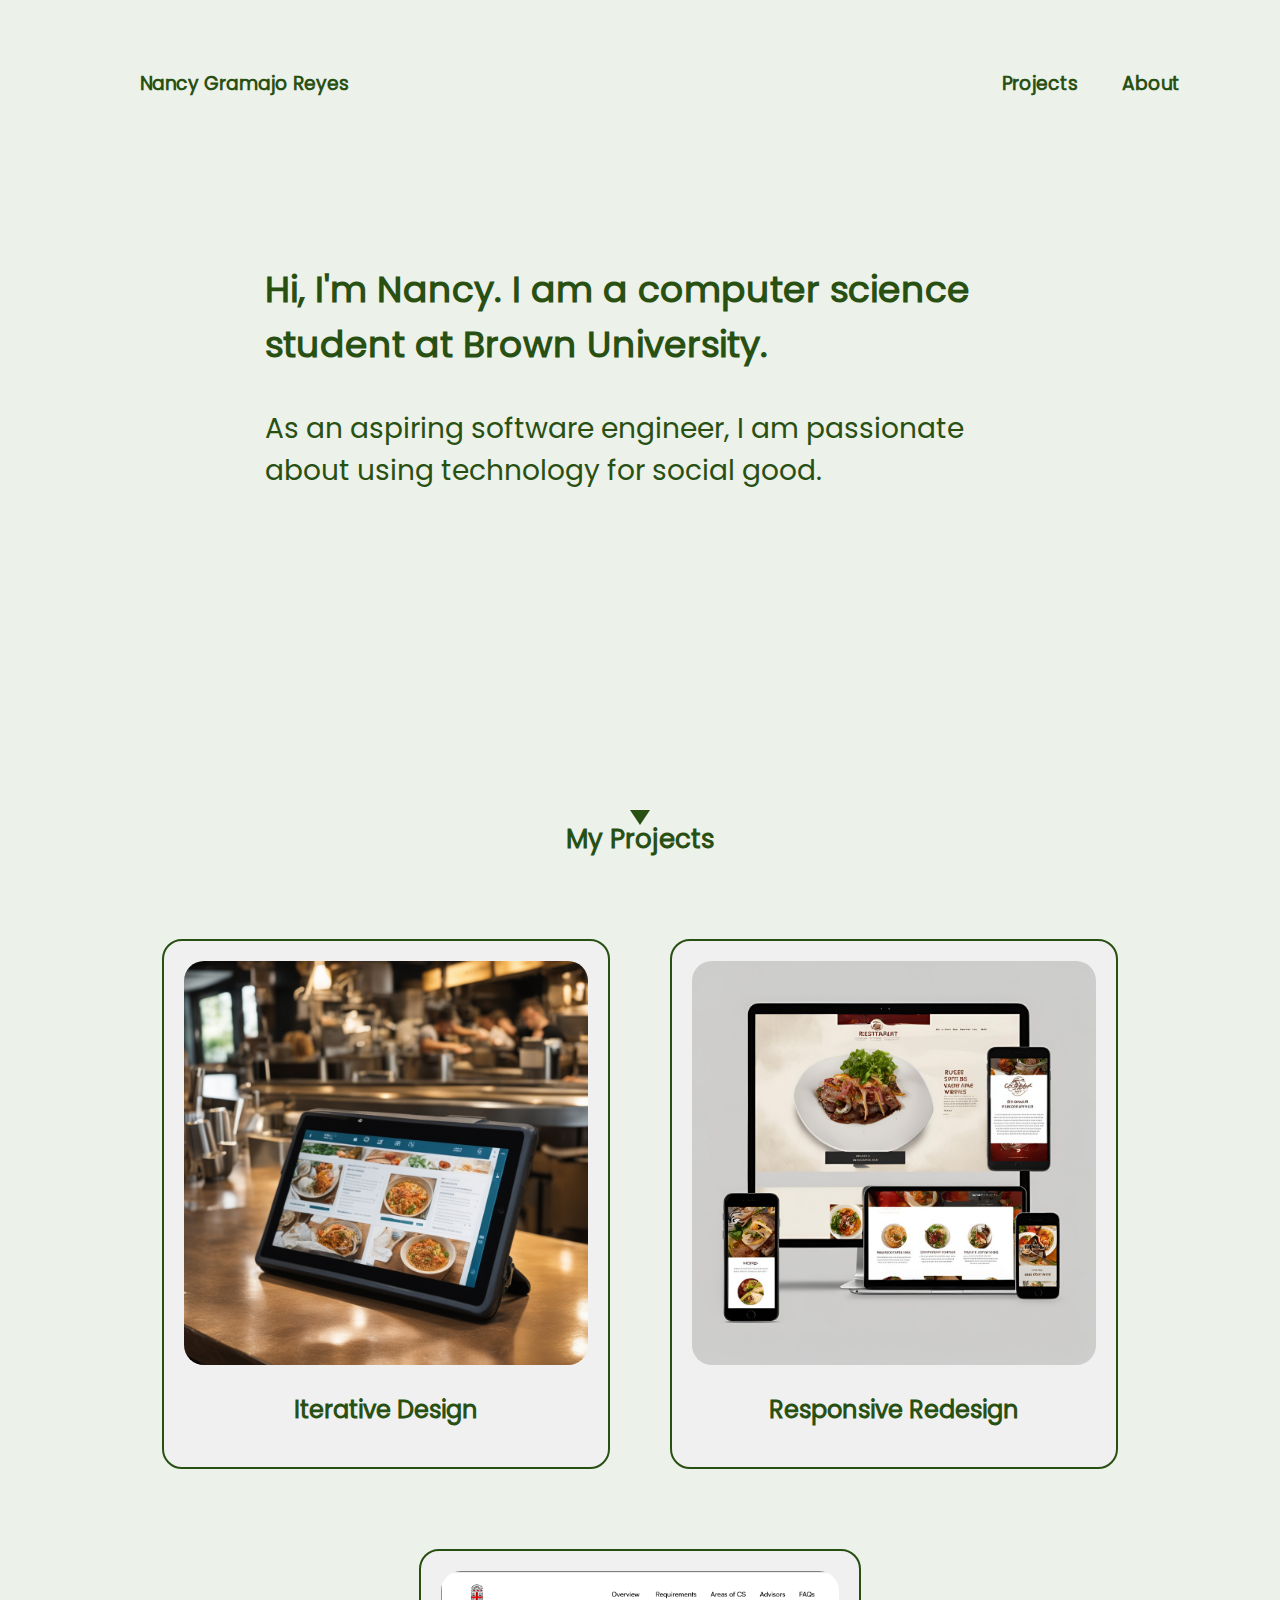
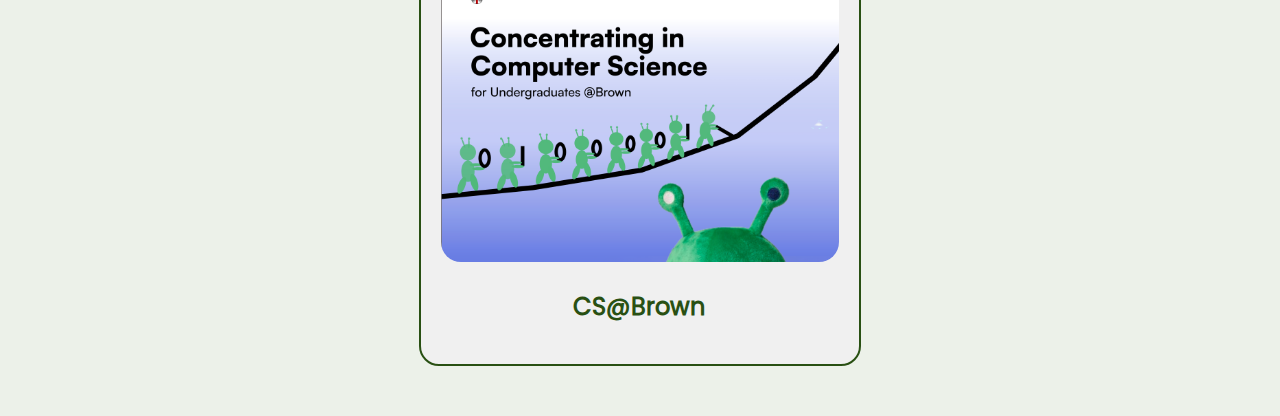
<file: index.html>
<!DOCTYPE html>
<html lang="en">
<head>
    <meta charset="UTF-8">
    <meta name="viewport" content="width=device-width, initial-scale=1.0">
    <title>Nancy Gramajo Reyes - Portfolio</title>
    <link rel="stylesheet" href="styles.css">
</head>

<body>
    <header class="header">
        <div class="name-container">
            <a href="index.html">
                <h3>Nancy Gramajo Reyes</h3>
            </a>
        </div>
        <div>
            <a href="#projects"><h3>Projects</h3></a>
            <h3><a href="about.html">About</a></h3>
        </div>
    </header>
    
    <div class="homepage-container">

        <div class="intro">
            <p class="bold-text">Hi, I'm Nancy. I am a computer science student at Brown University.</p>
            <p class="intro-text">As an aspiring software engineer, I am passionate about using technology for social good. 
            </p>
        </div>
        <div class="scroll-arrow"></div>
        
    </div>
    
    <a id="projects"></a>
    <h1>My Projects</h1>
    <div class="projects-container">

        <div class="projects-first-row">
            <div class="project">
                <a href="project1.html">
                <img class="project-picture" src="images/723db17d-4b4b-4ba3-982b-5334d747b84c.jpeg">
                <h2>Iterative Design</h2>
                </a>
            </div>
            <div class="project">
                <a href="project2.html">
                <img class="project-picture" src="images/Untitled design (2).png">
                <h2>Responsive Redesign</h2>
                </a>
            </div>
        </div>

        <div class="projects-second-row">    
            <div class="project">
                <a href="project3.html">
                <img class="project-picture" src="images/thumbnail.png">
                <h2>CS@Brown</h2>
                </a>
            </div>
        </div>
    </div>
    
</body>
</html>
</file>
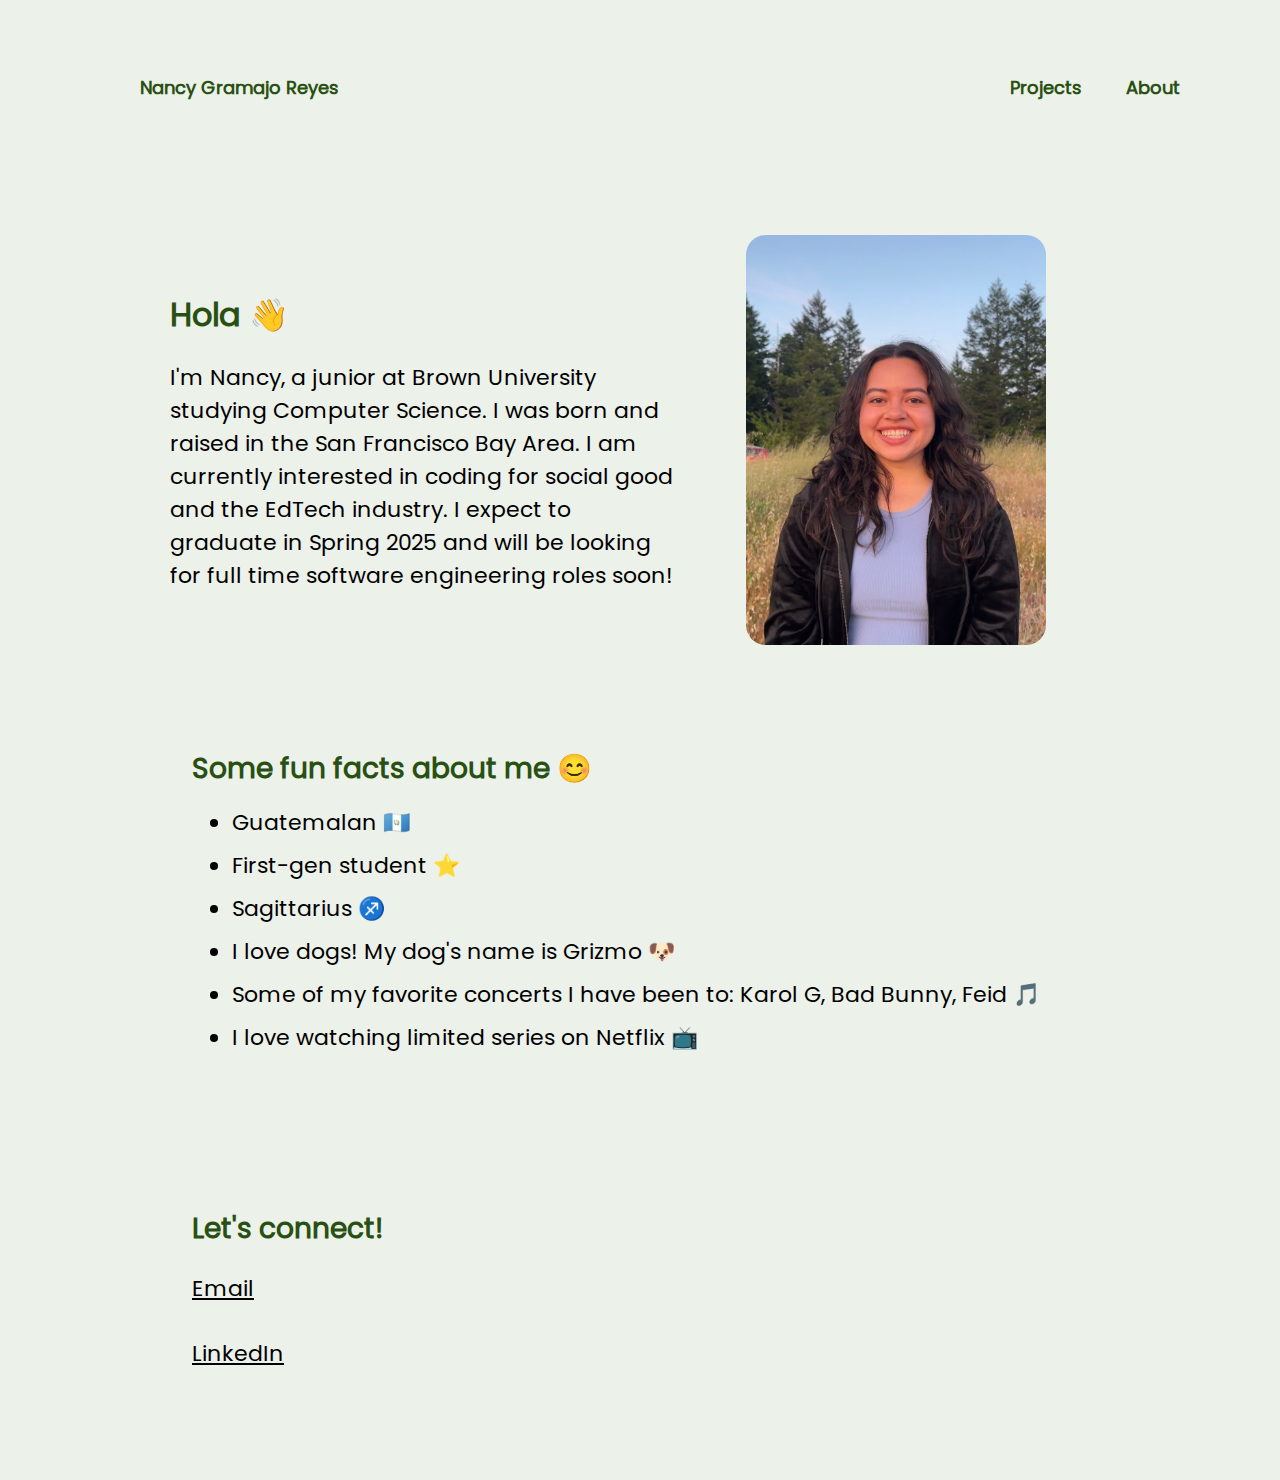
<file: about.html>
<!DOCTYPE html>
<html lang="en">
<head>
    <meta charset="UTF-8">
    <meta name="viewport" content="width=device-width, initial-scale=1.0">
    <title>About - Nancy Gramajo Reyes</title>
    <link rel="stylesheet" href="aboutstyles.css">
</head>
<body>

    <header class="header">
        <div class="name-container">
            <a href="index.html">
                <h4>Nancy Gramajo Reyes</h4>
            </a>
        </div>
        <div>
            <a href="index.html#projects"><h4>Projects</h4></a>
            <a href="about.html"><h4>About</h4></a>
        </div>
    </header>

    <div class="intro">
        <div class="intro-description">
            <h1>Hola 👋</h1>
            <h2>I'm Nancy, a junior at Brown University studying Computer Science. 
            I was born and raised in the San Francisco Bay Area. I am currently 
            interested in coding for social good and the EdTech industry. 
            I expect to graduate in Spring 2025 and will be looking for full time software engineering roles soon!
            </h2>
        </div>
        <img src="images/profile_pic.jpg" class="profile-pic">
    </div>
    <div class="fun-facts">   
        <h3>
            Some fun facts about me 😊
        </h3>
        <ul>
            <li>Guatemalan 🇬🇹</li>
            <li>First-gen student ⭐️</li>
            <li>Sagittarius ♐️</li>
            <li>I love dogs! My dog's name is Grizmo 🐶</li>
            <li>Some of my favorite concerts I have been to: Karol G, Bad Bunny, Feid 🎵</li>
            <li>I love watching limited series on Netflix 📺</li>
        </ul>
    </div> 
    <div class="socials">
        <h3>
            Let's connect!
        </h3>
        <p><a href="mailto:nancy_gramajo_reyes@brown.edu">Email</a></p>
        <p><a href="https://www.linkedin.com/in/nancy-gramajo-reyes">LinkedIn</a></p>
    </div>

</body>
</html>
</file>
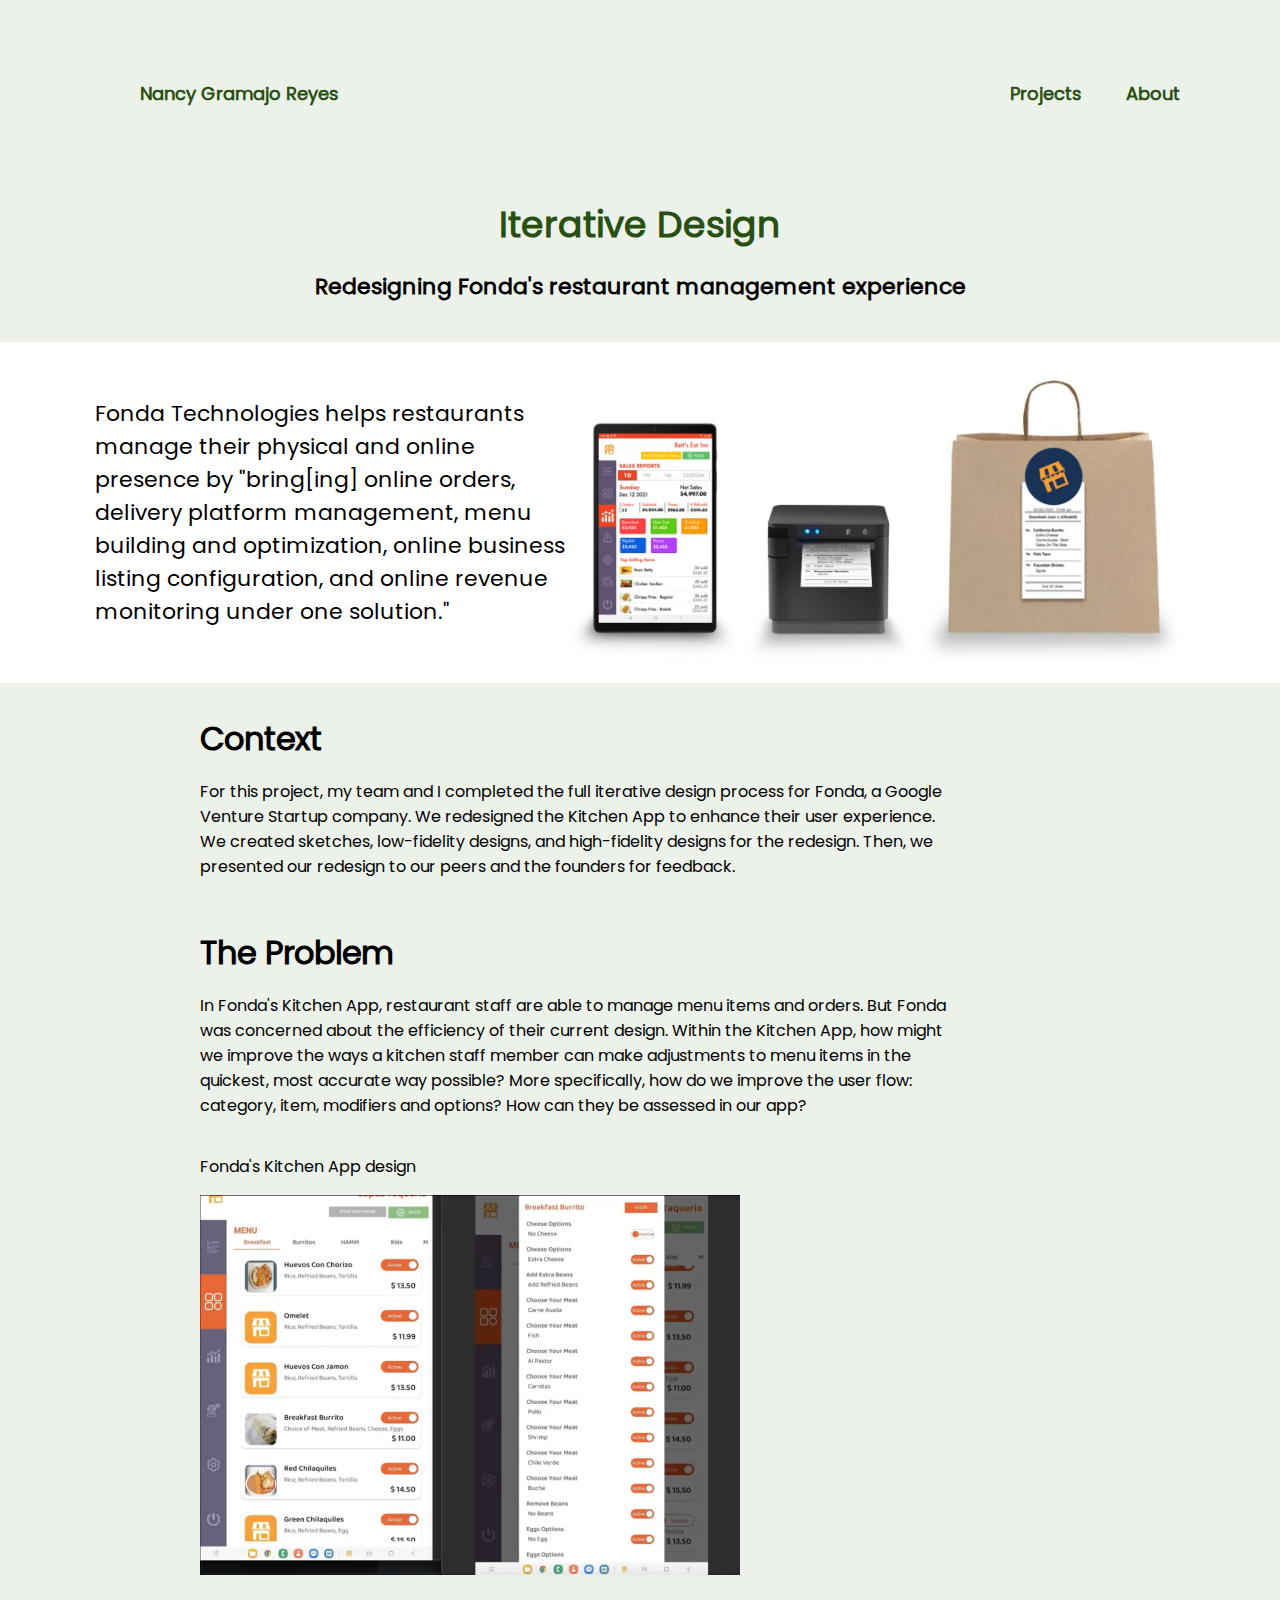
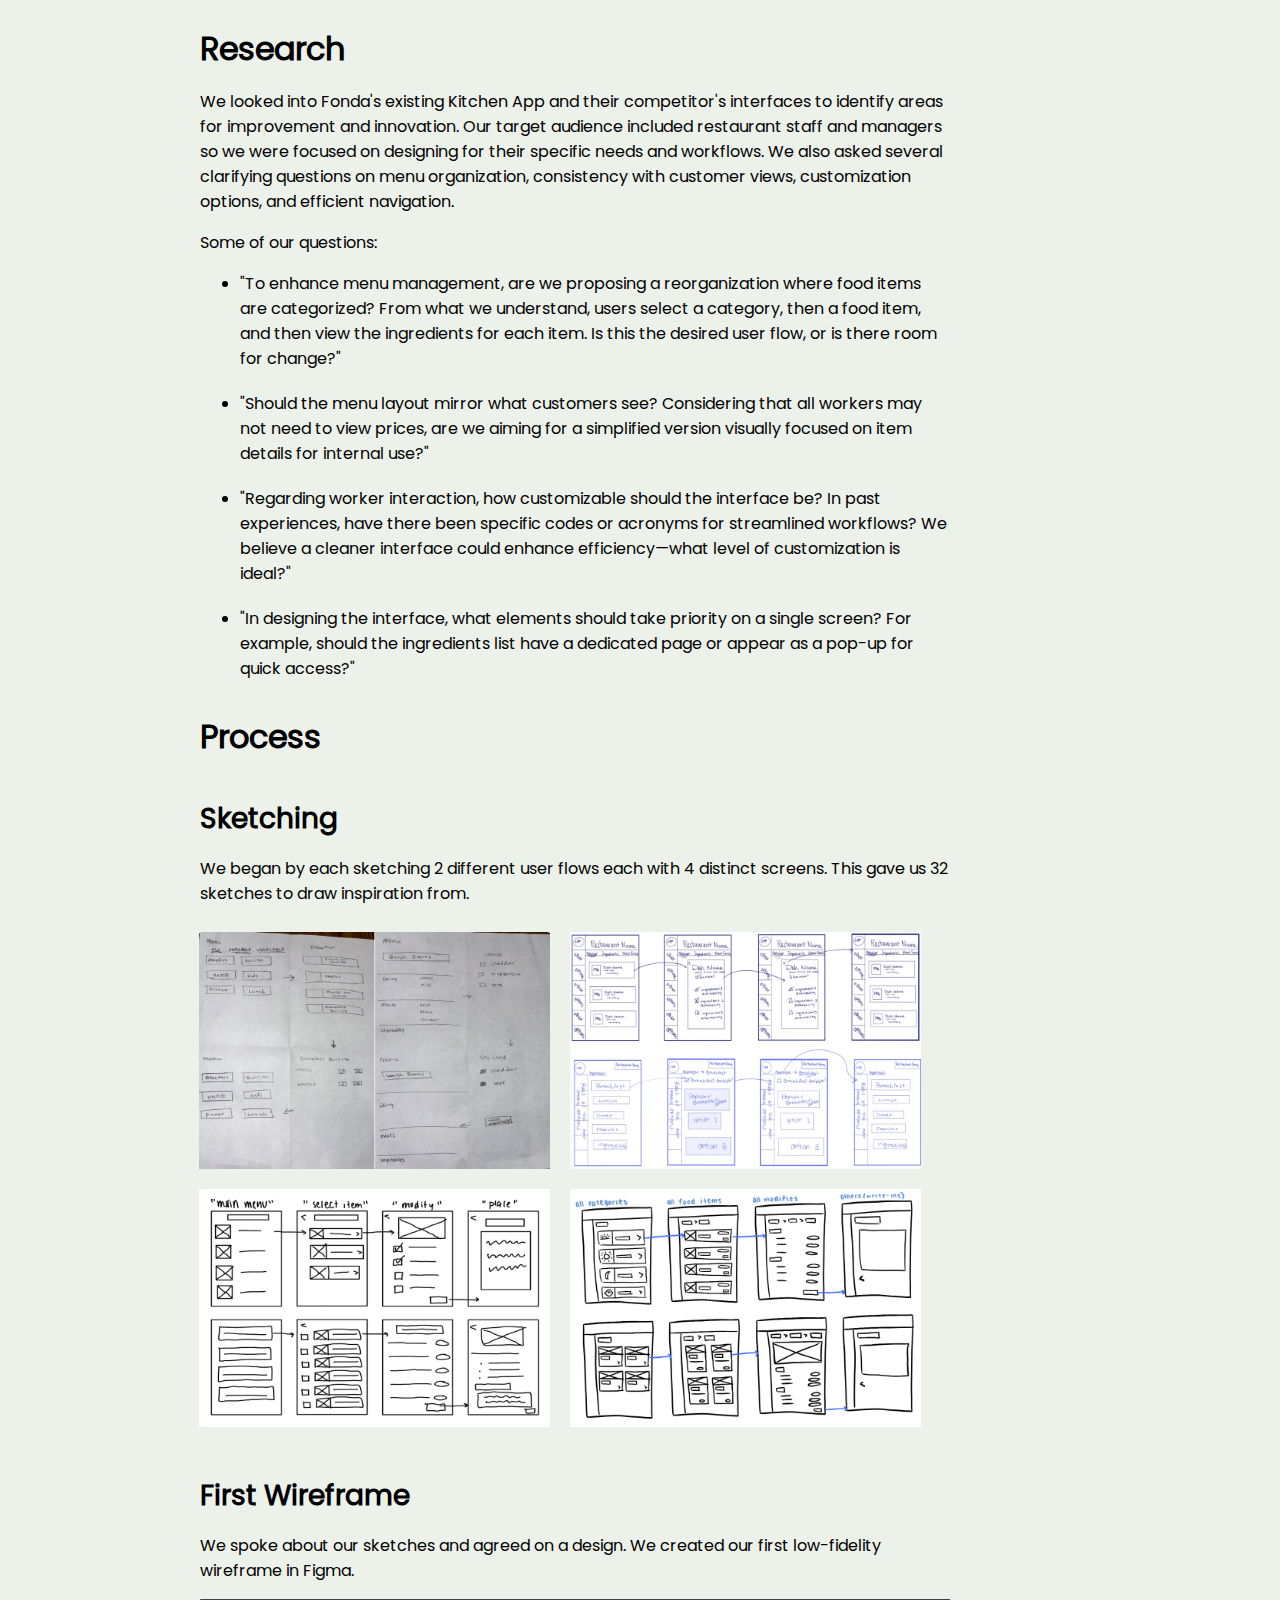
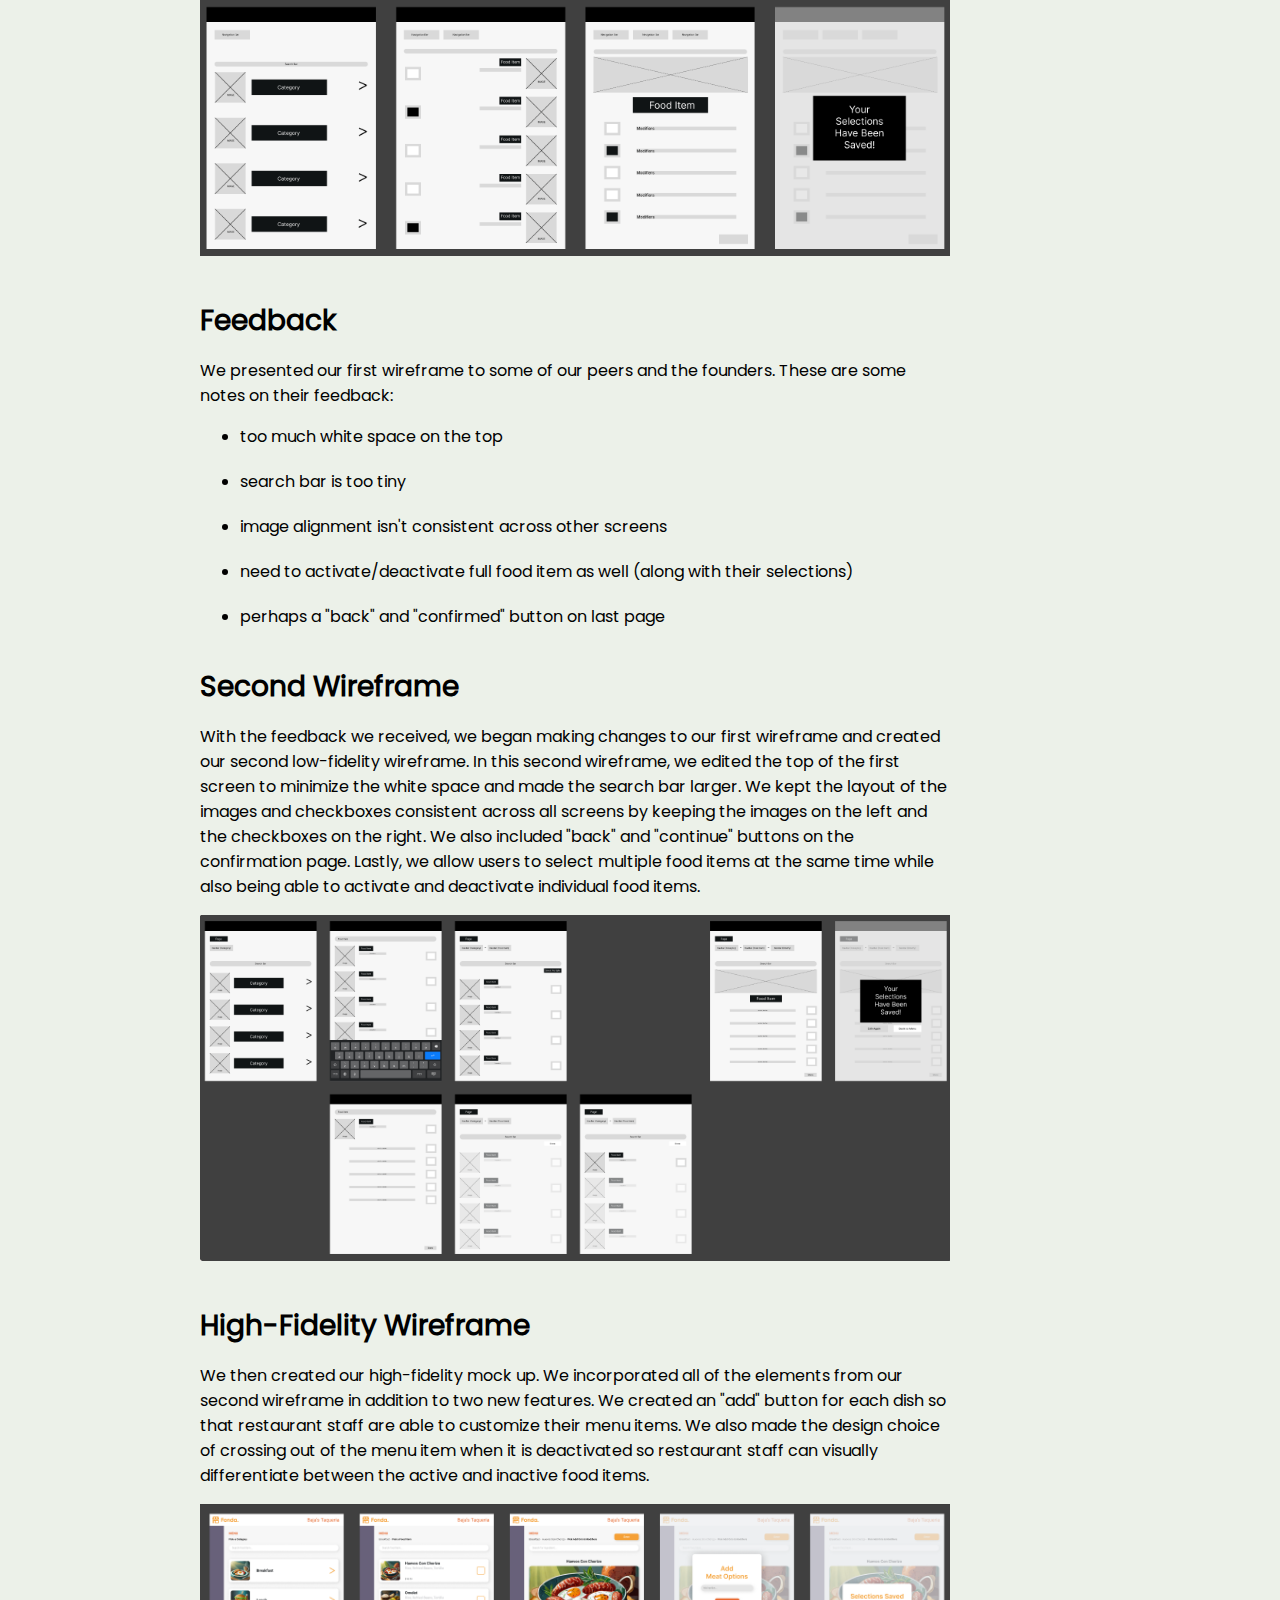
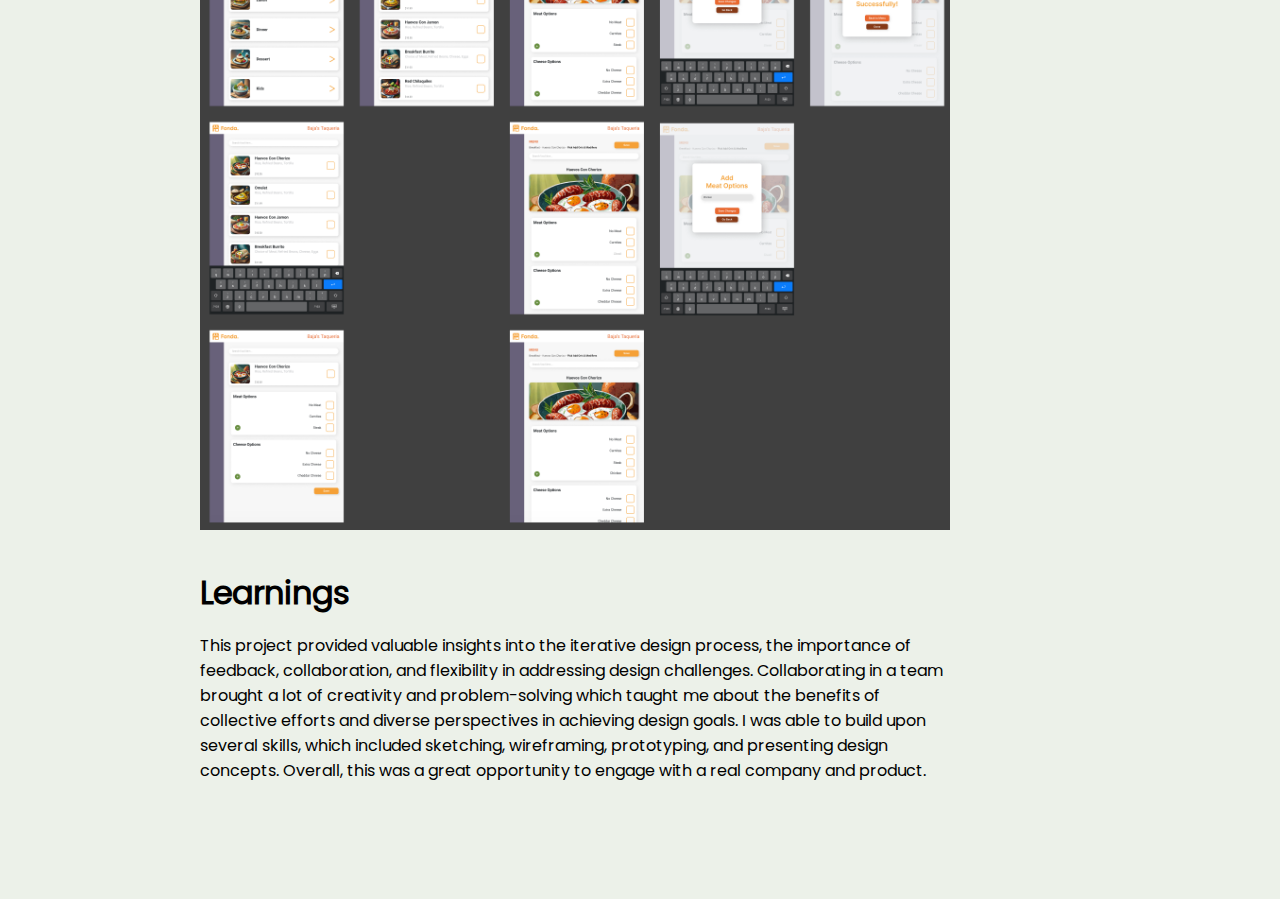
<file: project1.html>
<!DOCTYPE html>
<html lang="en">
<head>
    <meta charset="UTF-8">
    <meta name="viewport" content="width=device-width, initial-scale=1.0">
    <title>Project 1</title>
    <link rel="stylesheet" href="project1styles.css"> 
</head>
<body>
  <header class="header">
    <div class="name-container">
        <a href="index.html">
            <h5>Nancy Gramajo Reyes</h5>
        </a>
    </div>
    <div>
        <a href="index.html#projects"><h5>Projects</h5></a>
        <a href="about.html"><h5>About</h5></a>
    </div>
  </header>

    <div class="intro">
        <h1>Iterative Design</h1>
        <h2>Redesigning Fonda's restaurant management experience</h2>
        <div class="image-container">
            <div class="description">
                <p>Fonda Technologies helps restaurants manage their physical and online presence by "bring[ing] online orders, 
                delivery platform management, menu building and optimization, online business listing configuration, 
                and online revenue monitoring under one solution."</p>
            </div>
            <img src="images/Screenshot 2024-05-10 at 2.34.34 PM.png" class="fonda">
        </div>
    </div>

    <div class="context">
      <h3>Context</h3>
      <p>For this project, my team and I completed the full iterative design process for Fonda, a Google Venture Startup company.  
        We redesigned the Kitchen App to enhance their user experience. We created sketches, low-fidelity designs, and high-fidelity designs 
        for the redesign. Then, we presented our redesign to our peers and the founders for feedback.
      </p>
    </div>

    <div class="problem">
      <h3>The Problem</h3>
      <p>In Fonda's Kitchen App, restaurant staff are able to manage menu items and orders. 
        But Fonda was concerned about the efficiency of their current design. Within the Kitchen App, how might we improve 
        the ways a kitchen staff member can make adjustments to menu items in the quickest, most accurate way possible? 
        More specifically, how do we improve the user flow: category, item, modifiers and options? 
        How can they be assessed in our app?
      </p>
    </div>
    
    <div class="fonda-picture">
      <p>Fonda's Kitchen App design</p>
      <img src="images/fonda og design.png" class="problem-picture">
    </div>

    <div class="research">
      <h3>Research</h3>
      <p>We looked into Fonda's existing Kitchen App and their competitor's interfaces to identify areas for improvement and innovation.
        Our target audience included restaurant staff and managers so we were focused on designing for their specific needs and workflows.
        We also asked several clarifying questions on menu organization, consistency with customer views, customization options, and 
        efficient navigation. 
      </p>
      <p>Some of our questions:</p>
      <ul>
        <li>"To enhance menu management, are we proposing a reorganization where food items are categorized? From what we understand, 
          users select a category, then a food item, and then view the ingredients for each item. Is this the desired user 
          flow, or is there room for change?"
        </li>
        <li>"Should the menu layout mirror what customers see? Considering that all workers may not need to view prices, are we aiming 
          for a simplified version visually focused on item details for internal use?"
        </li>
        <li>"Regarding worker interaction, how customizable should the interface be? In past experiences, have there been specific codes or acronyms 
          for streamlined workflows? We believe a cleaner interface could enhance efficiency—what level of customization is ideal?"
        </li>
        <li>
          "In designing the interface, what elements should take priority on a single screen? For example, should the ingredients list 
          have a dedicated page or appear as a pop-up for quick access?"
        </li>
      </ul>
    </div>

    <div class="process">
      <h3>Process</h3>
      <h4>Sketching</h4>
      <p>
        We began by each sketching 2 different user flows each with 4 distinct screens. This gave us 32 sketches to draw
        inspiration from. 
      </p>
      <div class="sketches">
        <img src="images/sketches 1.png">
        <img src="images/sketches 2.png">
        <img src="images/sketches 3.png">
        <img src="images/sketches 4.png">
      </div>

      <div class="wireframe 1">
        <h4>First Wireframe</h4>
        <p>We spoke about our sketches and agreed on a design. We created our first low-fidelity wireframe in Figma.</p>
      </div>
  
      <img src="images/first wireframe.png" class="wire1-picture">


      <div class="feedback">
        <h4>Feedback</h4>
        <p>We presented our first wireframe to some of our peers and the founders. These are some notes on their feedback:
        </p>
        <ul>
          <li>
            too much white space on the top
          </li>
          <li>
            search bar is too tiny
          </li>
          <li>
            image alignment isn't consistent across other screens
          </li>
          <li>
            need to activate/deactivate full food item as well (along with their selections)
          </li>
          <li>
            perhaps a "back" and "confirmed" button on last page
          </li>
        </ul>

      </div>
      <div class="wireframe 2">
        <h4>Second Wireframe</h4>
        <p>With the feedback we received, we began making changes to our first wireframe and created our second low-fidelity wireframe.
          In this second wireframe, we edited the top of the first screen to minimize the white space and made the search bar larger. 
          We kept the layout of the images and checkboxes consistent across all screens by keeping the images on the left and the checkboxes on the right.
          We also included "back" and "continue" buttons on the confirmation page. Lastly, 
          we allow users to select multiple food items at the same time while also being able to activate and deactivate individual food items.
        </p>
      </div>
    
      <img src="images/second wireframe.png" class="wire1-picture">  
      
      <div class="high-fidelity">
        <h4>High-Fidelity Wireframe</h4>
        <p>We then created our high-fidelity mock up. We incorporated all of the elements from our second wireframe in addition to two new features. 
          We created an "add" button for each dish so that restaurant staff are able to customize their menu items. We also made the design choice
          of crossing out of the menu item when it is deactivated so restaurant staff can visually differentiate 
          between the active and inactive food items.
        </p>
      </div>

      <img src="images/high fi.png" class="high-fi-picture">

    </div>

    <div class="learnings">
      <h3>Learnings</h3>
      <p>
        This project provided valuable insights into the iterative design process, the importance of feedback, 
        collaboration, and flexibility in addressing design challenges. Collaborating in a team brought a lot of  
        creativity and problem-solving which taught me about the benefits of collective efforts and diverse perspectives in achieving 
        design goals. I was able to build upon several skills, which included sketching, wireframing, prototyping, and presenting design concepts. 
        Overall, this was a great opportunity to engage with a real company and product. 


      </p>

    </div>
      

</body>
</html>
</file>
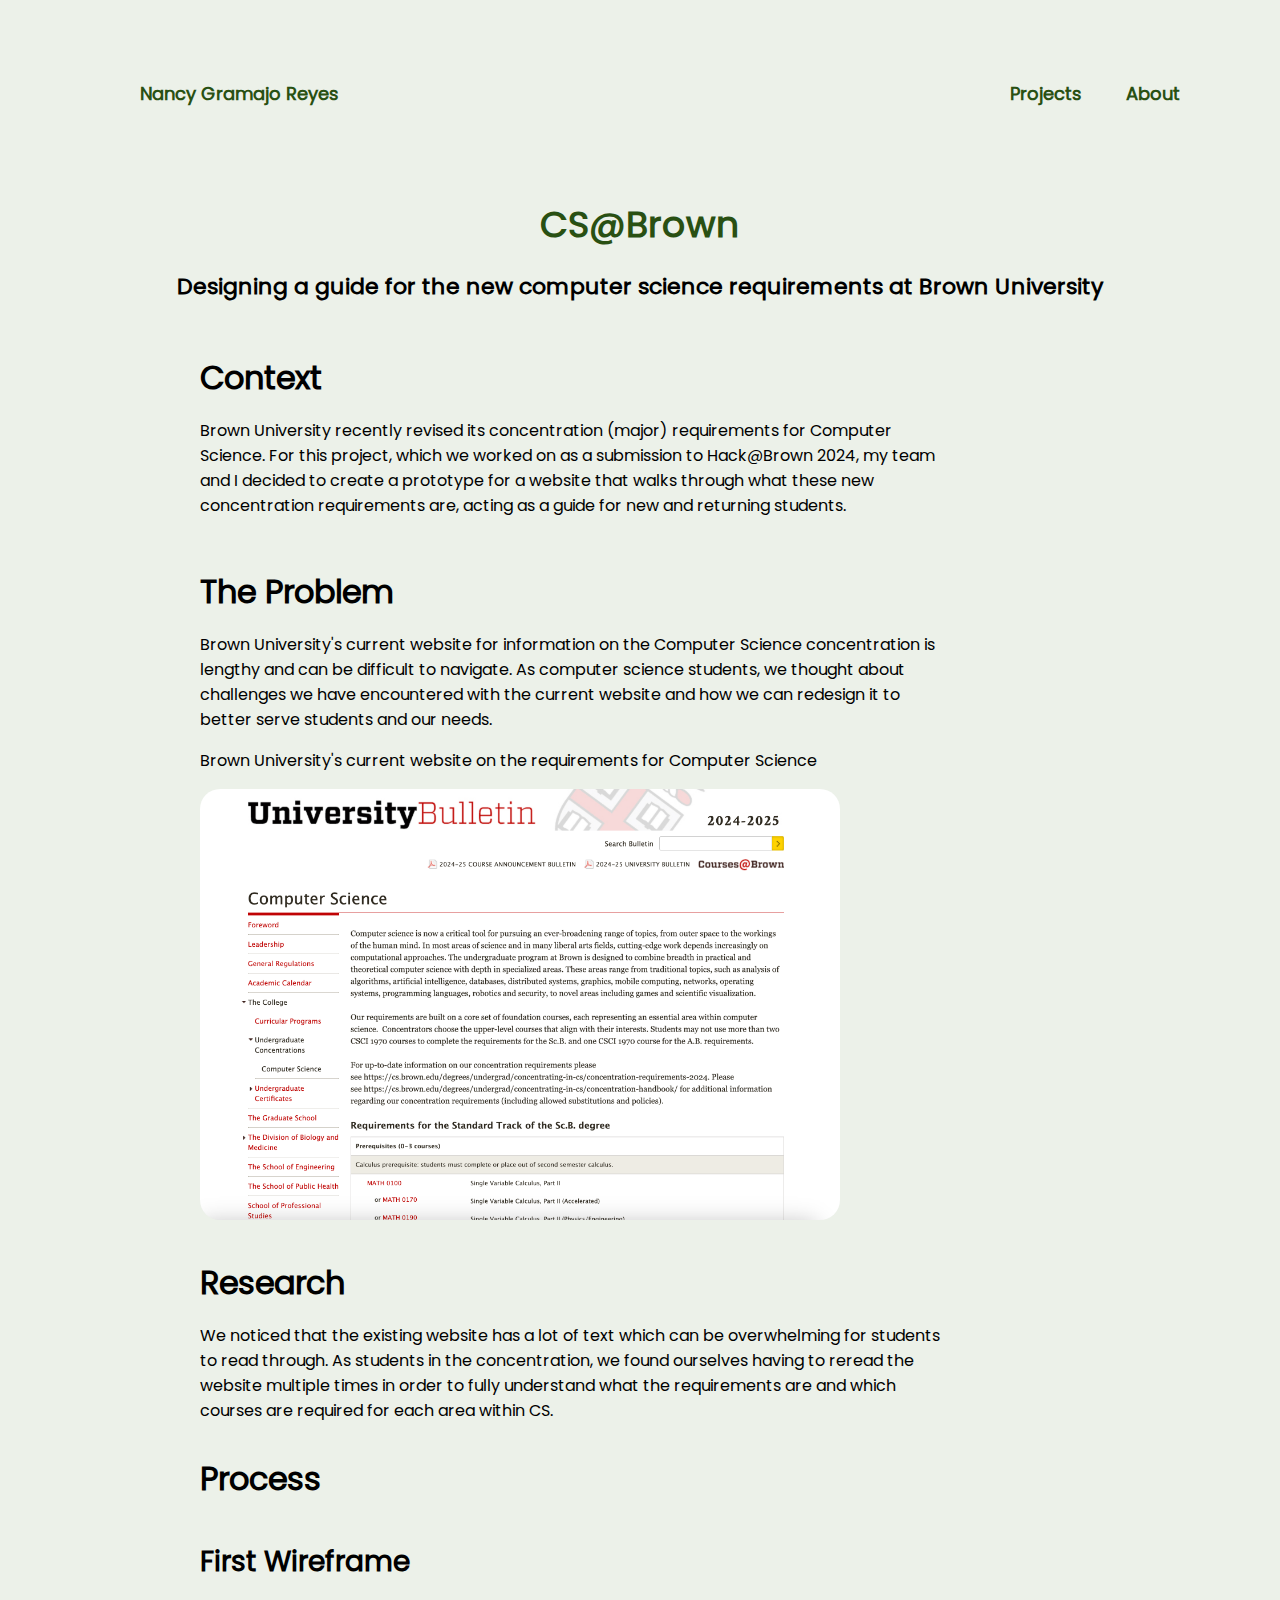
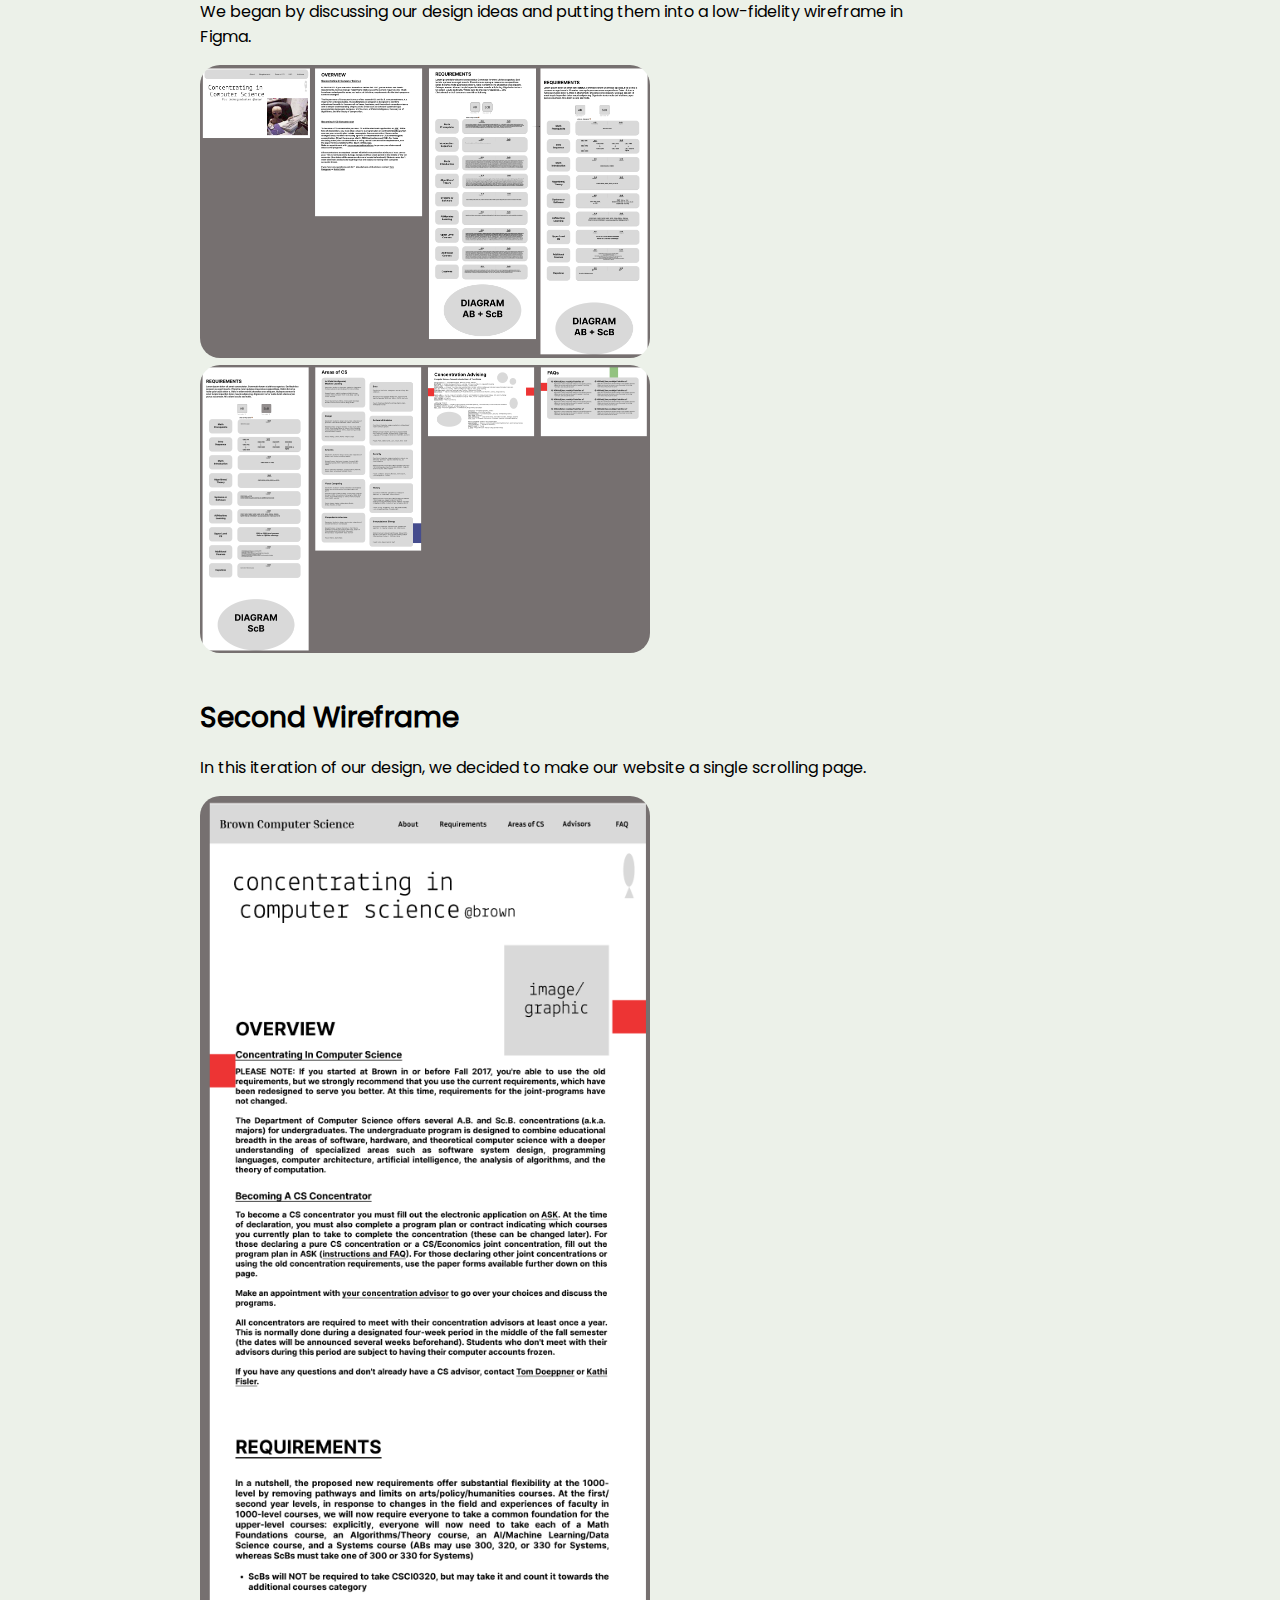
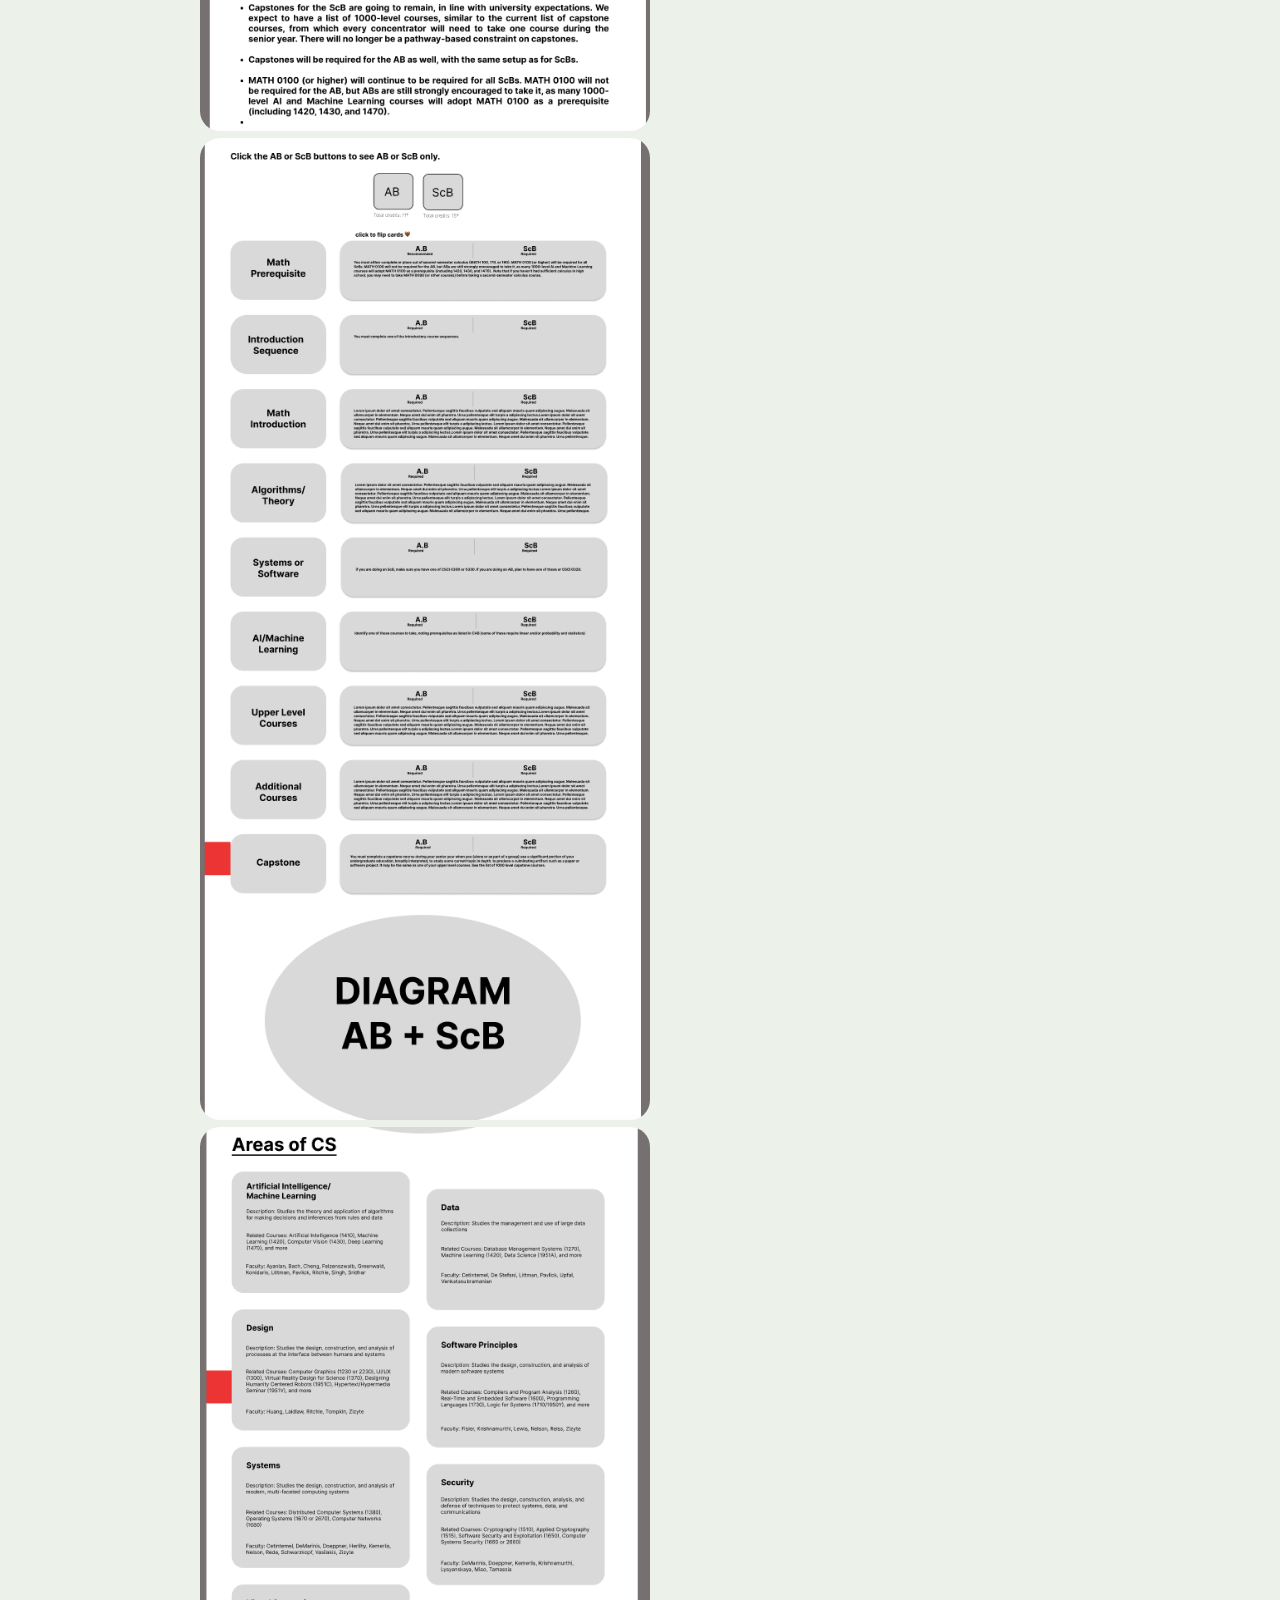
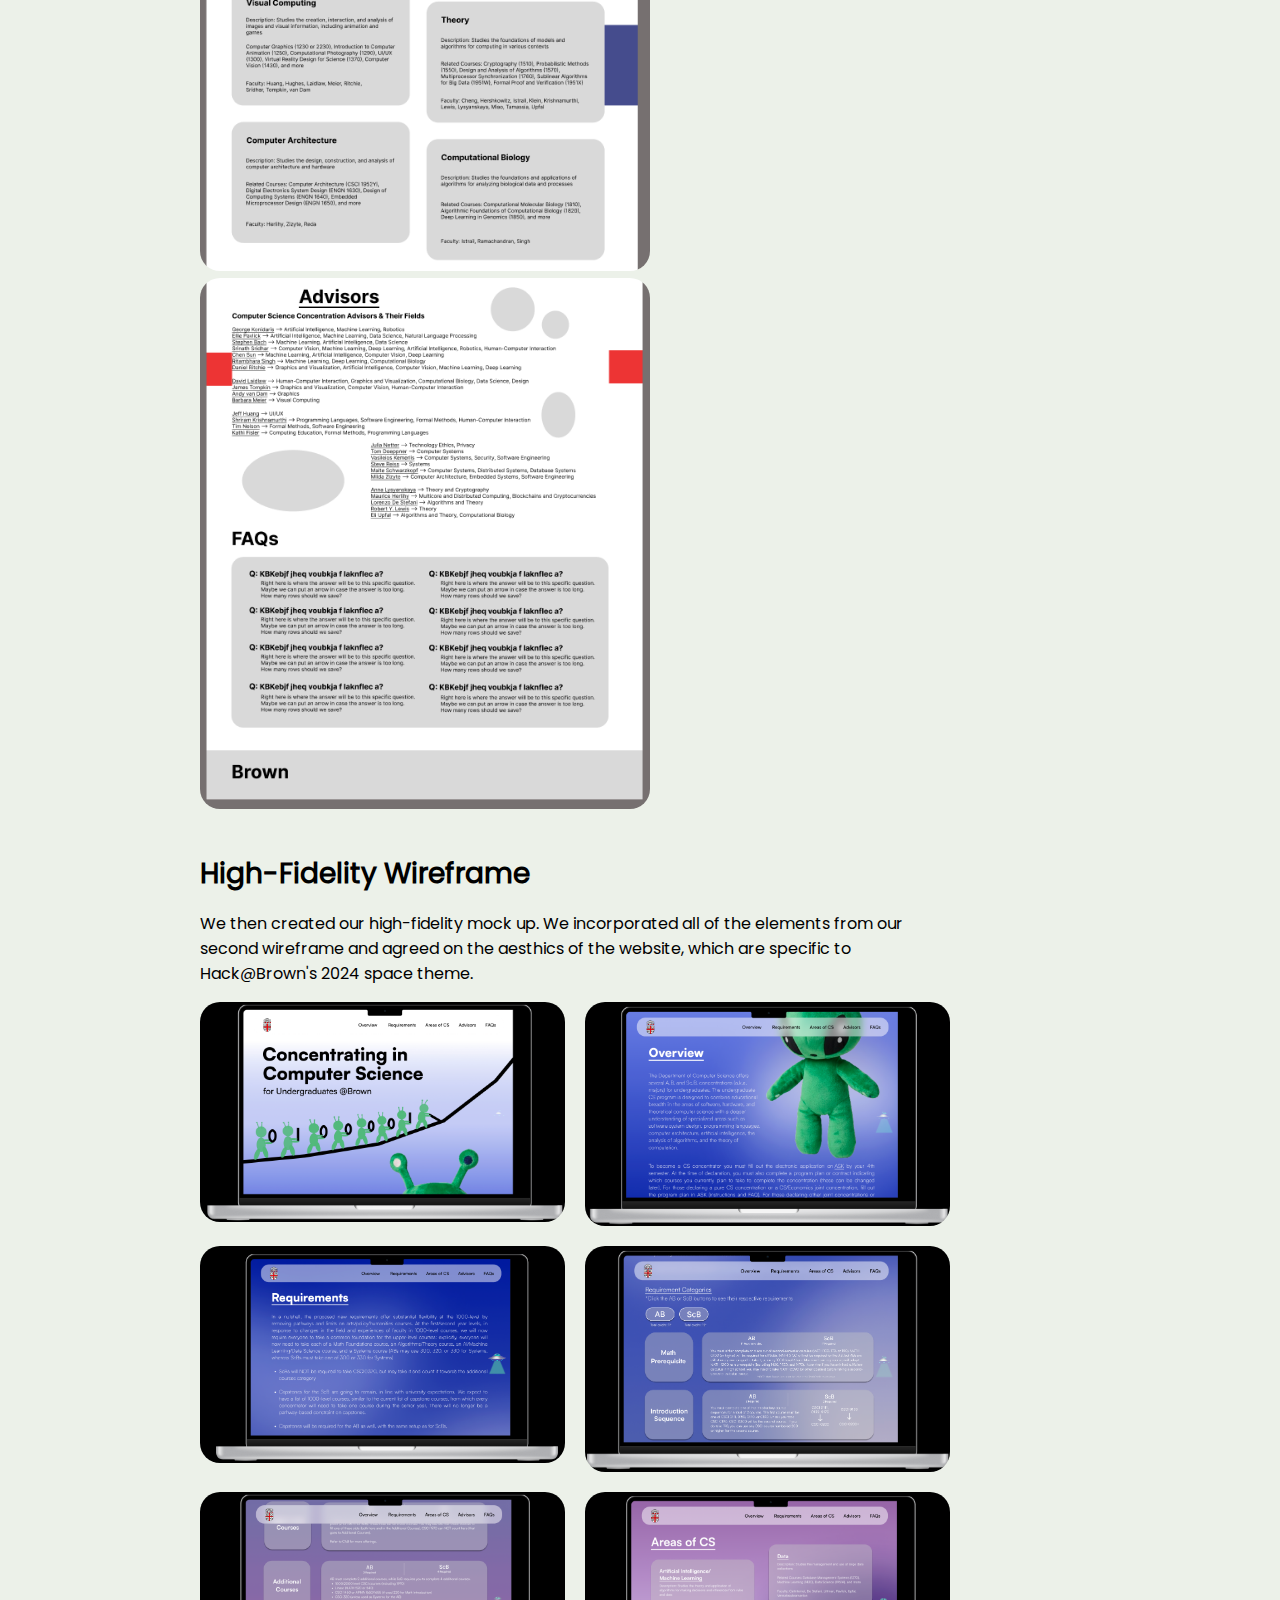
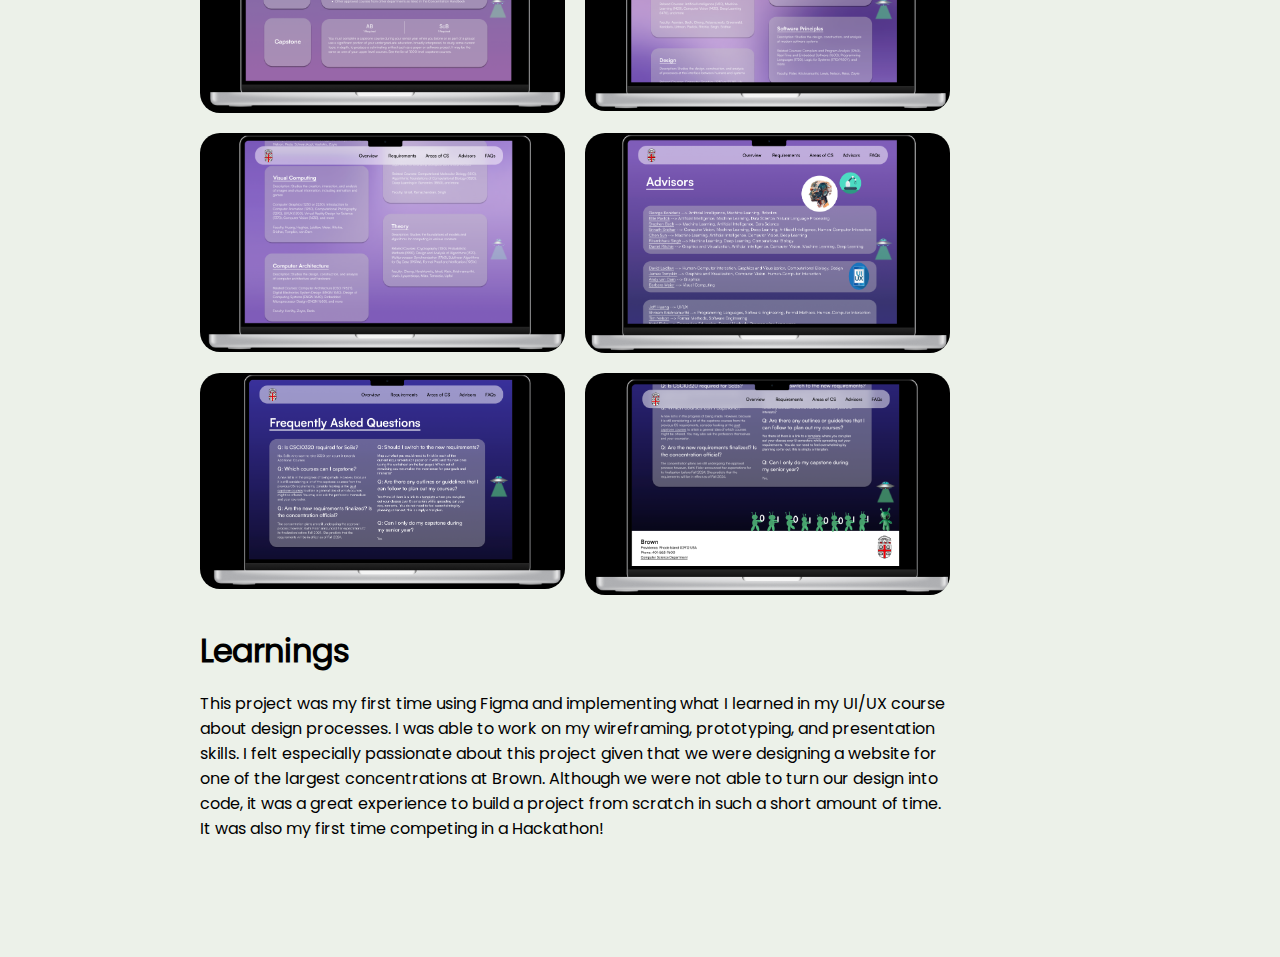
<file: project3.html>
<!DOCTYPE html>
<html lang="en">
<head>
    <meta charset="UTF-8">
    <meta name="viewport" content="width=device-width, initial-scale=1.0">
    <title>Project 1</title>
    <link rel="stylesheet" href="project3styles.css"> 
</head>
<body>

  <header class="header">
    <div class="name-container">
        <a href="index.html">
            <h5>Nancy Gramajo Reyes</h5>
        </a>
    </div>
    <div>
        <a href="index.html#projects"><h5>Projects</h5></a>
        <a href="about.html"><h5>About</h5></a>
    </div>
  </header>
  
    <div class="intro">
        <h1>CS@Brown</h1>
        <h2>Designing a guide for the new computer science requirements at Brown University</h2>
    </div>

    <div class="context">
      <h3>Context</h3>
      <p>Brown University recently revised its concentration (major) requirements for Computer Science. For this project, which 
        we worked on as a submission to Hack@Brown 2024, 
        my team and I decided to create a prototype for a website that walks through what these new concentration requirements are, 
        acting as a guide for new and returning students. 
      </p>
    </div>

    <div class="problem">
      <h3>The Problem</h3>
      <p>Brown University's current website for information on the Computer Science concentration is lengthy and can be 
        difficult to navigate.
        As computer science students, we thought about challenges we have encountered with the current website and how we can 
        redesign it to better serve students and our needs. 
      </p>
    </div>
    
    <div class="brown-cs-picture">
      <p>Brown University's current website on the requirements for Computer Science</p>
      <img src="images/brown-cs.png" class="problem-picture">
    </div>

    <div class="research">
      <h3>Research</h3>
      <p>We noticed that the existing website has a lot of text which can be overwhelming for students to read through.
        As students in the concentration, we found ourselves having to reread the website multiple times in order to 
        fully understand what the requirements are and which courses are required for each area within CS. 
      </p>
      
    </div>

    <div class="process">
      <h3>Process</h3>

      <div class="wireframe 1">
        <h4>First Wireframe</h4>
        <p>We began by discussing our design ideas and putting them into a low-fidelity wireframe in Figma.</p>
      </div>
  
      <img src="images/first low-fi cs.png" class="wire1-picture">
      <img src="images/first low-fi cs 2.png" class="wire1-picture">

      <div class="wireframe 2">
        <h4>Second Wireframe</h4>
        <p>In this iteration of our design, we decided to make our website a single scrolling page. </p>
      </div>
    
      <img src="images/second low-fi cs.png" class="wire1-picture">  
      <img src="images/second low-fi cs 2.png" class="wire1-picture">  
      <img src="images/second low-fi cs 3.png" class="wire1-picture">
      <img src="images/second low-fi cs 4.png" class="wire1-picture">     
      
      <div class="high-fidelity">
        <h4>High-Fidelity Wireframe</h4>
        <p>We then created our high-fidelity mock up. We incorporated all of the elements from our second wireframe and agreed
          on the aesthics of the website, which are specific to Hack@Brown's 2024 space theme. 
        </p>
      </div>

      <div class="high-fi"> 
        <img src="images/cs high fi 1.png" class="high-fi-picture">
        <img src="images/cs high fi 2.png" class="high-fi-picture">
        <img src="images/cs high fi 3.png" class="high-fi-picture">
        <img src="images/cs high fi 4.png" class="high-fi-picture">
        <img src="images/cs high fi 5.png" class="high-fi-picture">
        <img src="images/cs high fi 6.png" class="high-fi-picture">
        <img src="images/cs high fi 7.png" class="high-fi-picture">
        <img src="images/cs high fi 8.png" class="high-fi-picture">
        <img src="images/cs high fi 9.png" class="high-fi-picture">
        <img src="images/cs high fi 10.png" class="high-fi-picture">
      </div>
      

    </div>

    <div class="learnings">
      <h3>Learnings</h3>
      <p>
        This project was my first time using Figma and implementing what I learned in my UI/UX course about design processes. 
        I was able to work on my wireframing, prototyping, and presentation skills. I felt especially passionate about this project given that we 
        were designing a website for one of the largest concentrations at Brown. Although we were not able to turn our design into code, it was a great experience
        to build a project from scratch in such a short amount of time. It was also my first time competing in a Hackathon! 
      </p>

    </div>
      

</body>
</html>
</file>
<file: styles.css>
@font-face {
  font-family: 'Poppins';
  src: url('fonts/Poppins-Regular.ttf'),
       url('fonts/Poppins-Black.ttf'),
       url('fonts/Poppins-Bold.ttf'),
       url('fonts/Poppins-ExtraBold.ttf'),
       url('fonts/Poppins-ExtraLight.ttf'),
       url('fonts/Poppins-Italic.ttf'),
       url('fonts/Poppins-Light.ttf'),
       url('fonts/Poppins-Medium.ttf'),
       url('fonts/Poppins-SemiBold.ttf'),
       url('fonts/Poppins-Thin.ttf');
}


body {
  background-color: #ECF1E9;
  font-family: 'Poppins', sans-serif;
  color: #295013;
  margin: 0;
  padding: 0;
}

.name-container {
  max-width: 800px; 
}

.header {
  background-color: #ECF1E9; 
  color: #295013; 
  display: flex;
  justify-content: space-between;
  align-items: center;
  padding-top: 50px;
  padding-right: 100px;
  padding-bottom: 10px;
  padding-left: 100px;
}

.homepage-container {
  display: flex;
  justify-content: center;
  align-items: center;
  margin-bottom: 200px;
}

.profile-pic {
  width: 20%;
  height: 65%;
  border-radius: 20px;
  margin: 0 auto;
  margin-top: 100px;
  margin-left: 250px;
  margin-right: 20px;
}

.intro {
  text-align: left;
  max-width: 75ch;
  margin-top: 100px;
}

.bold-text {
  font-size: 36px;
  font-weight: 900;
}

.intro-text {
  font-size: 28px;
}

h1 {
  font-size: 26px; 
  font-weight: bold; 
  text-align: center;
  padding-top: 100px;
}

.header h3 {
  display: inline-block; 
  margin-left: 40px; 
  position: relative;
}

.header h3:hover {
  text-decoration: underline;
}

.scroll-arrow {
  position: absolute;
  bottom: 75px;
  left: 50%;
  transform: translateX(-50%);
  width: 0;
  height: 0;
  border-left: 10px solid transparent;
  border-right: 10px solid transparent;
  border-top: 15px solid #295013; 
  cursor: pointer;
  animation: arrow-bounce 1s infinite alternate; 
}

@keyframes arrow-bounce {
  0% {
    transform: translateY(0);
  }
  100% {
    transform: translateY(10px);
  }
}

.projects-container {
  margin-top: 50px;
  display: flex;
  flex-direction: column; 
  align-items: center; 
}

.projects-first-row,
.projects-second-row {
  display: flex;
  justify-content: center; 
  margin-bottom: 20px; 
}

.project {
  width: 35%; 
  background-color: #f0f0f0;
  padding: 20px;
  box-sizing: border-box;
  margin: 30px; 
  border: 2px solid #295013; 
  border-radius: 20px;
}

.project-picture {
  width: 100%; 
  height: auto;
  border-radius: 20px;
}

h2 {
  text-align: center;
}

.project a {
  text-decoration: none;
  color: inherit; 
}

.project h2:hover {
  text-decoration: underline;
  color: gray;
}

.header a {
  text-decoration: none;
  color: inherit; 
}

.header h3:hover {
  text-decoration: underline;
  color: gray;
}

.name-container a {
  text-decoration: none;
  color: inherit; 
}


html {
  scroll-behavior: smooth;
}
</file>
<file: aboutstyles.css>
@font-face {
  font-family: 'Poppins';
  src: url('fonts/Poppins-Regular.ttf'),
       url('fonts/Poppins-Black.ttf'),
       url('fonts/Poppins-Bold.ttf'),
       url('fonts/Poppins-ExtraBold.ttf'),
       url('fonts/Poppins-ExtraLight.ttf'),
       url('fonts/Poppins-Italic.ttf'),
       url('fonts/Poppins-Light.ttf'),
       url('fonts/Poppins-Medium.ttf'),
       url('fonts/Poppins-SemiBold.ttf'),
       url('fonts/Poppins-Thin.ttf');
}


body {
  background-color: #ECF1E9;
  font-family: 'Poppins', sans-serif;
  color: black;
  margin: 0;
  padding: 0;
}

.name-container {
  max-width: 800px; 
}

.header {
  background-color: #ECF1E9; 
  color: #295013; 
  display: flex;
  justify-content: space-between;
  align-items: center;
  padding-top: 50px;
  padding-right: 100px;
  padding-bottom: 10px;
  padding-left: 100px;
}


.header h4 {
  display: inline-block; 
  margin-left: 40px; 
  position: relative;
}

.header h4:hover {
  text-decoration: underline;
}

h1 {
  font-size: 32px;
  font-weight: bolder;
  color: #295013
}

h2 {
  font-size: 22px;
  font-weight: lighter;
  color: black;
}

h3 {
  font-size: 28px;
  font-weight: bolder;
  margin-bottom: 0;
  color: #295013
}

h4 {
  font-size: 18px;
}

.intro {
  display: flex;
  align-items: center;
  justify-content: center;
  margin-bottom: 20px;
  margin-top: 100px;
}

.profile-pic {
  width: 30%; 
  max-width: 300px; 
  height: auto;
  border-radius: 20px;
  margin-right: 5%; 
}

.intro-description {
  flex-grow: 1;
  max-width: 40%; 
  margin-right: 5%; 
}

.fun-facts, .socials {
  display: flex;
  flex-direction: column;
  margin-left: 15%; 
  margin-top: 75px;
  margin-bottom: 100px;
}

li, p {
  font-size: 22px;
  font-weight: lighter;
  margin-bottom: 10px;
}

a {
  text-decoration: underline; 
  color: inherit; 
}

a:hover {
  color: gray;
}
</file>
<file: project1styles.css>
@font-face {
  font-family: 'Poppins';
  src: url('fonts/Poppins-Regular.ttf'),
       url('fonts/Poppins-Black.ttf'),
       url('fonts/Poppins-Bold.ttf'),
       url('fonts/Poppins-ExtraBold.ttf'),
       url('fonts/Poppins-ExtraLight.ttf'),
       url('fonts/Poppins-Italic.ttf'),
       url('fonts/Poppins-Light.ttf'),
       url('fonts/Poppins-Medium.ttf'),
       url('fonts/Poppins-SemiBold.ttf'),
       url('fonts/Poppins-Thin.ttf');
}

body {
  background-color: #ECF1E9;
  font-family: 'Poppins', sans-serif;
  color: black;
  margin: 0;
  padding: 0;
  overflow-x: hidden;
  padding-bottom: 100px;
}

.intro {
  display: flex;
  align-items: center;
  flex-direction: column;
  justify-content: center;
  max-width: 100%;
}

h1 {
  font-size: 36px; 
  color: #295013;
  font-weight: bold; 
  text-align: center;
  padding-top: 50px;
  margin: 0;
}

h2 {
  font-size: 22px;
  text-align: center;
}

h3 {
  font-size: 32px;
  margin-bottom: 0;
}

h4 {
  font-size: 28px;
  margin-bottom: 0;
}

h5 {
  font-size: 18px;
}

a {
  text-decoration: underline; 
  color: inherit; 
}

a:hover {
  color: gray;
}  

.name-container {
  max-width: 800px; 
}

.header {
  background-color: #ECF1E9; 
  color: #295013; 
  display: flex;
  justify-content: space-between;
  align-items: center;
  padding-top: 50px;
  padding-right: 100px;
  padding-bottom: 10px;
  padding-left: 100px;
}


.header h5 {
  display: inline-block; 
  margin-left: 40px; 
  position: relative;
}

.header h5:hover {
  text-decoration: underline;
}

.image-container {
  max-width: 100%;
  padding: 20px;
  background-color: white;
  display: flex;
  align-items: center;
  justify-content: space-between;
  margin-top: 20px;
  overflow: hidden;
}

.fonda {
  width: 50%;
  height: auto;
  margin-right: 75px;
}

.description {
  max-width: 60ch;
  margin-left: 75px;
}

.context {
  max-width: 75ch;
  align-items: left;
  margin-left: 200px;
}

.context p {
  margin-bottom: 50px;
}

.description p {
  font-size: 22px;
}

.problem {
  max-width: 75ch;
  align-items: left;
  margin-left: 200px;
}
.problem-picture {
  width: 50%;
  height: auto;
}

.fonda-picture {
  display: flex;
  flex-direction: column;
  justify-content: left;
  margin-left: 200px;
  margin-top: 20px; 
  margin-bottom: 50px;
}

.research {
  max-width: 75ch;
  align-items: left;
  margin-left: 200px;
}

li {
  margin-bottom: 20px; 
}

.process {
  max-width: 75ch;
  align-items: left;
  margin-left: 200px;
}

.sketches {
  display: flex;
  flex-wrap: wrap;
  justify-content: center;
  margin-left: -30px;
}

.sketches img {
  width: 45%;
  margin: 10px;
}

.wire1-picture {
  width: 100%;
}

.high-fi-picture {
  width: 100%;
}

.learnings {
  max-width: 75ch;
  align-items: left;
  margin-left: 200px;
}
</file>
<file: project3styles.css>
@font-face {
  font-family: 'Poppins';
  src: url('fonts/Poppins-Regular.ttf'),
       url('fonts/Poppins-Black.ttf'),
       url('fonts/Poppins-Bold.ttf'),
       url('fonts/Poppins-ExtraBold.ttf'),
       url('fonts/Poppins-ExtraLight.ttf'),
       url('fonts/Poppins-Italic.ttf'),
       url('fonts/Poppins-Light.ttf'),
       url('fonts/Poppins-Medium.ttf'),
       url('fonts/Poppins-SemiBold.ttf'),
       url('fonts/Poppins-Thin.ttf');
}

body {
  background-color: #ECF1E9;
  font-family: 'Poppins', sans-serif;
  color: black;
  margin: 0;
  padding: 0;
  overflow-x: hidden;
  padding-bottom: 100px;
}

.intro {
  display: flex;
  align-items: center;
  flex-direction: column;
  justify-content: center;
  max-width: 100%;
}

h1 {
  font-size: 36px; 
  color: #295013;
  font-weight: bold; 
  text-align: center;
  padding-top: 50px;
  margin: 0;
}

h2 {
  font-size: 22px;
  text-align: center;
}

h3 {
  font-size: 32px;
  margin-bottom: 0;
}

h4 {
  font-size: 28px;
  margin-bottom: 0;
}

h5 {
  font-size: 18px;
}

a {
  text-decoration: underline; 
  color: inherit; 
}

a:hover {
  color: gray;
}  

.name-container {
  max-width: 800px; 
}

.header {
  background-color: #ECF1E9; 
  color: #295013; 
  display: flex;
  justify-content: space-between;
  align-items: center;
  padding-top: 50px;
  padding-right: 100px;
  padding-bottom: 10px;
  padding-left: 100px;
}


.header h5 {
  display: inline-block; 
  margin-left: 40px; 
  position: relative;
}

.header h5:hover {
  text-decoration: underline;
}

.image-container {
  max-width: 100%;
  padding: 20px;
  background-color: white;
  display: flex;
  align-items: center;
  justify-content: space-between;
  margin-top: 20px;
  overflow: hidden;
}

.brown-cs-picture {
  width: 100%;
  height: auto;
  margin-left: 200px;
}

.description {
  max-width: 60ch;
  margin-left: 75px;
}

.context {
  max-width: 75ch;
  align-items: left;
  margin-left: 200px;
}

.context p {
  margin-bottom: 50px;
}

.description p {
  font-size: 22px;
}

.problem {
  max-width: 75ch;
  align-items: left;
  margin-left: 200px;
}
.problem-picture {
  width: 50%;
  height: auto;
  border-radius: 20px;
}

.research {
  max-width: 75ch;
  align-items: left;
  margin-left: 200px;
}


.process {
  max-width: 75ch;
  align-items: left;
  margin-left: 200px;
}


.wire1-picture {
  width: 60%;
  height: auto;
  border-radius: 20px;
}

.high-fi {
  display: grid;
  grid-template-columns: repeat(auto-fit, minmax(300px, 1fr)); /* Adjust the width as needed */
  grid-gap: 20px; /* Adjust the gap between images */
}

.high-fi-picture {
  width: 100%;
  height: auto;
  border-radius: 20px;
}

.learnings {
  max-width: 75ch;
  align-items: left;
  margin-left: 200px;
}
</file>
